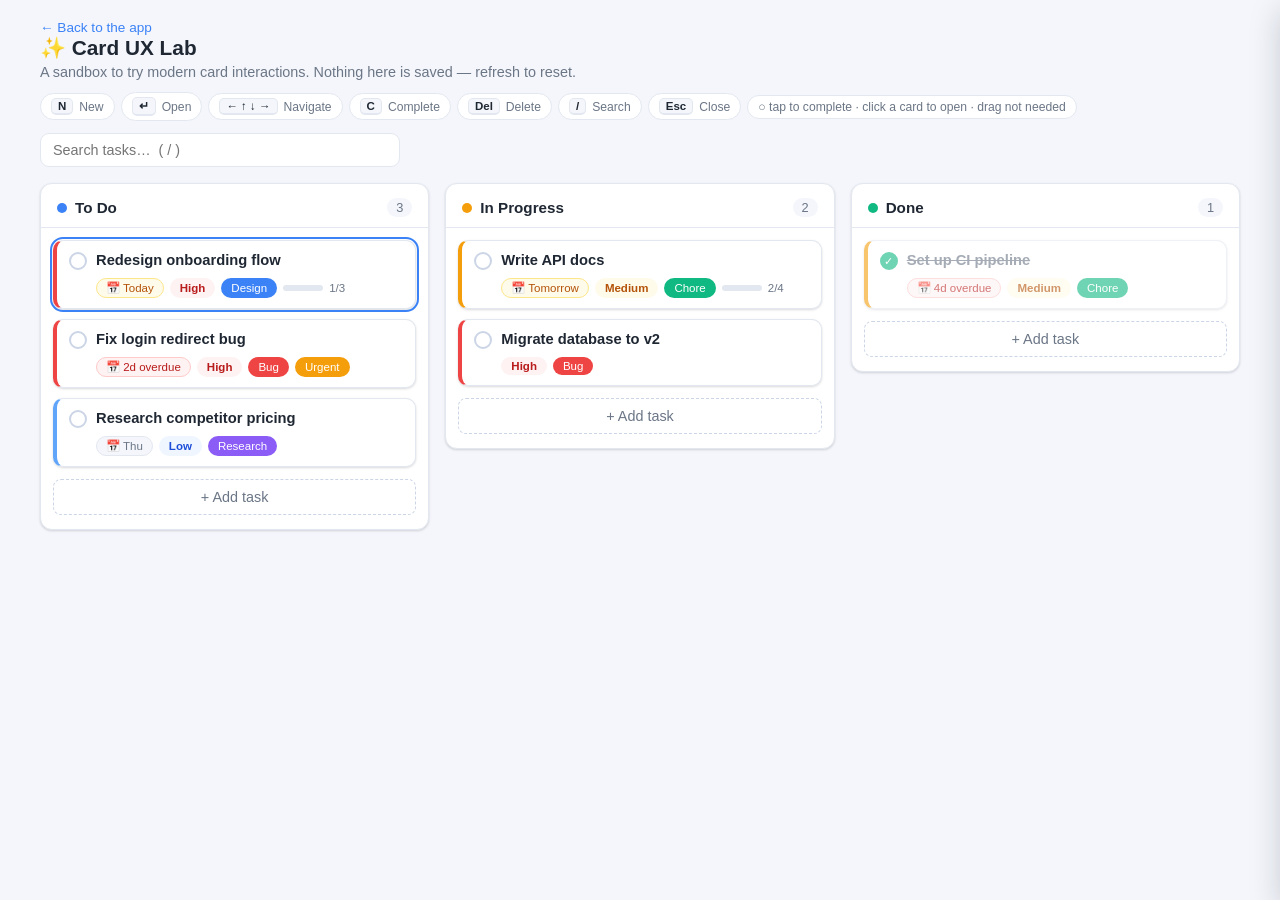
<file: lab.html>
<!DOCTYPE html>
<html lang="en">
<head>
  <meta charset="UTF-8" />
  <meta name="viewport" content="width=device-width, initial-scale=1.0" />
  <title>Card UX Lab</title>
  <link rel="icon" href="data:image/svg+xml,<svg xmlns='http://www.w3.org/2000/svg' viewBox='0 0 100 100'><text y='.9em' font-size='90'>✨</text></svg>" />
  <style>
    :root {
      --bg: #f4f6fb; --surface: #fff; --text: #1f2733; --muted: #6b7686; --border: #e3e8f0;
      --shadow: 0 1px 2px rgba(16,24,40,.06), 0 1px 3px rgba(16,24,40,.1);
      --shadow-lg: 0 10px 30px rgba(16,24,40,.18);
      --todo: #3b82f6; --progress: #f59e0b; --done: #10b981;
      --p-high: #ef4444; --p-medium: #f59e0b; --p-low: #60a5fa;
      --font: -apple-system, BlinkMacSystemFont, "Segoe UI", Roboto, Helvetica, Arial, sans-serif;
    }
    * { box-sizing: border-box; }
    [hidden] { display: none !important; }
    html, body { margin: 0; background: var(--bg); color: var(--text); font-family: var(--font); -webkit-font-smoothing: antialiased; }

    header { padding: 18px clamp(16px,4vw,40px) 0; }
    header h1 { margin: 0; font-size: 1.3rem; }
    header p { margin: 4px 0 0; color: var(--muted); font-size: .9rem; }
    header a.back { color: var(--todo); text-decoration: none; font-size: .85rem; }

    .legend {
      display: flex; flex-wrap: wrap; gap: 6px; align-items: center;
      padding: 12px clamp(16px,4vw,40px);
    }
    .legend .k {
      display: inline-flex; align-items: center; gap: 6px;
      background: var(--surface); border: 1px solid var(--border); border-radius: 999px;
      padding: 4px 10px; font-size: .76rem; color: var(--muted);
    }
    .legend kbd {
      font-family: inherit; font-size: .72rem; font-weight: 600; color: var(--text);
      background: var(--bg); border: 1px solid var(--border); border-bottom-width: 2px;
      border-radius: 5px; padding: 1px 6px;
    }

    .searchbar { padding: 0 clamp(16px,4vw,40px) 4px; }
    .searchbar input {
      width: 100%; max-width: 360px; font: inherit; font-size: .9rem;
      padding: 8px 12px; border: 1px solid var(--border); border-radius: 9px; background: var(--surface);
    }
    .searchbar input:focus { outline: none; border-color: var(--todo); }

    .board { display: grid; grid-template-columns: repeat(3,1fr); gap: 16px; padding: 12px clamp(16px,4vw,40px) 40px; align-items: start; }
    @media (max-width: 760px) { .board { grid-template-columns: 1fr; } }

    .column { background: var(--surface); border: 1px solid var(--border); border-radius: 12px; box-shadow: var(--shadow); }
    .col-head { display: flex; align-items: center; gap: 8px; padding: 14px 16px 10px; border-bottom: 1px solid var(--border); }
    .col-head .dot { width: 10px; height: 10px; border-radius: 50%; }
    .column[data-col="todo"] .dot { background: var(--todo); }
    .column[data-col="doing"] .dot { background: var(--progress); }
    .column[data-col="done"] .dot { background: var(--done); }
    .col-head h2 { margin: 0; font-size: .95rem; }
    .col-head .count { margin-left: auto; color: var(--muted); font-size: .8rem; background: var(--bg); border-radius: 999px; padding: 2px 9px; }
    .card-list { padding: 12px; display: flex; flex-direction: column; gap: 10px; min-height: 24px; }
    .add { margin: 0 12px 14px; width: calc(100% - 24px); font: inherit; font-size: .9rem; cursor: pointer;
      border: 1px dashed #cbd5e6; background: transparent; color: var(--muted); border-radius: 8px; padding: 9px; }
    .add:hover { color: var(--text); border-color: var(--todo); }

    .card {
      position: relative; background: var(--surface); border: 1px solid var(--border);
      border-left: 4px solid var(--border); border-radius: 10px; box-shadow: var(--shadow);
      padding: 10px 12px; cursor: pointer; transition: box-shadow .15s, transform .15s, opacity .2s;
    }
    .card:hover { box-shadow: 0 4px 14px rgba(16,24,40,.12); transform: translateY(-1px); }
    .card.sel { outline: 2px solid var(--todo); outline-offset: 1px; }
    .card.p-high { border-left-color: var(--p-high); }
    .card.p-medium { border-left-color: var(--p-medium); }
    .card.p-low { border-left-color: var(--p-low); }
    .card.completed { opacity: .6; }
    .card.completed .c-title { text-decoration: line-through; color: var(--muted); }
    .card.removing { opacity: 0; transform: scale(.95); }

    .c-top { display: flex; align-items: flex-start; gap: 9px; }
    .check {
      flex: none; width: 18px; height: 18px; margin-top: 1px; border-radius: 50%;
      border: 2px solid #cbd5e6; background: var(--surface); cursor: pointer; padding: 0;
      display: inline-flex; align-items: center; justify-content: center; color: #fff; font-size: 11px; line-height: 1;
      transition: background .15s, border-color .15s;
    }
    .check:hover { border-color: var(--done); }
    .check.on { background: var(--done); border-color: var(--done); }
    .c-title { font-weight: 600; font-size: .92rem; line-height: 1.3; }

    .c-meta { display: flex; flex-wrap: wrap; gap: 6px; margin-top: 8px; padding-left: 27px; }
    .c-meta:empty { display: none; }
    .chip { font-size: .72rem; border-radius: 999px; padding: 2px 9px; display: inline-flex; align-items: center; gap: 4px; border: 1px solid transparent; }
    .due { background: var(--bg); border-color: var(--border); color: var(--muted); }
    .due.overdue { background: #fef2f2; border-color: #fecaca; color: #b91c1c; }
    .due.soon { background: #fffbeb; border-color: #fde68a; color: #b45309; }
    .pill-prio { font-weight: 600; }
    .pill-prio.high { background: #fef2f2; color: #b91c1c; }
    .pill-prio.medium { background: #fffbeb; color: #b45309; }
    .pill-prio.low { background: #eff6ff; color: #1d4ed8; }
    .label-chip { color: #fff; }
    .prog { display: inline-flex; align-items: center; gap: 6px; font-size: .72rem; color: var(--muted); }
    .prog .track { width: 40px; height: 6px; background: var(--border); border-radius: 3px; overflow: hidden; }
    .prog .fill { height: 100%; background: var(--progress); }
    .prog.done .fill { background: var(--done); }

    /* Detail slide-over */
    .overlay { position: fixed; inset: 0; background: rgba(16,24,40,.35); opacity: 0; pointer-events: none; transition: opacity .2s; z-index: 40; }
    .overlay.show { opacity: 1; pointer-events: auto; }
    .panel {
      position: fixed; top: 0; right: 0; height: 100%; width: min(420px, 92vw); z-index: 50;
      background: var(--surface); box-shadow: var(--shadow-lg); border-left: 1px solid var(--border);
      transform: translateX(100%); transition: transform .25s ease; padding: 20px; overflow-y: auto;
    }
    .panel.show { transform: translateX(0); }
    .panel .x { position: absolute; top: 14px; right: 14px; border: none; background: transparent; font-size: 1.4rem; color: var(--muted); cursor: pointer; }
    .panel h3 { margin: 6px 0 14px; font-size: .72rem; text-transform: uppercase; letter-spacing: .04em; color: var(--muted); }
    .panel .ptitle { width: 100%; font: inherit; font-size: 1.15rem; font-weight: 700; border: none; padding: 4px 0; margin-bottom: 14px; }
    .panel .ptitle:focus { outline: none; }
    .field { margin-bottom: 16px; }
    .field label { display: block; font-size: .72rem; text-transform: uppercase; letter-spacing: .04em; color: var(--muted); margin-bottom: 6px; }
    .field select, .field input[type=date], .panel textarea {
      font: inherit; font-size: .9rem; padding: 7px 10px; border: 1px solid var(--border); border-radius: 8px; background: var(--surface); color: var(--text);
    }
    .panel textarea { width: 100%; resize: vertical; min-height: 70px; }
    .lab-labels { display: flex; flex-wrap: wrap; gap: 6px; }
    .lab-labels .label-chip { cursor: pointer; }
    .lab-labels .add-label { background: var(--bg); color: var(--muted); border: 1px dashed var(--border); }
    .pchecklist { list-style: none; margin: 0 0 8px; padding: 0; display: flex; flex-direction: column; gap: 5px; }
    .pchecklist li { display: flex; align-items: center; gap: 8px; }
    .pchecklist input[type=checkbox] { accent-color: var(--done); }
    .pchecklist .t { flex: 1; font-size: .86rem; }
    .pchecklist li.done .t { text-decoration: line-through; color: var(--muted); }
    .pchecklist .del { border: none; background: none; color: var(--muted); cursor: pointer; }
    .add-step { width: 100%; font: inherit; font-size: .85rem; padding: 6px 9px; border: 1px dashed var(--border); border-radius: 7px; background: transparent; }
    .add-step:focus { outline: none; border-color: var(--todo); }
    .hintbar { margin-top: 18px; padding-top: 14px; border-top: 1px solid var(--border); color: var(--muted); font-size: .78rem; }

    .toast { position: fixed; bottom: 18px; left: 50%; transform: translateX(-50%) translateY(20px); opacity: 0;
      background: var(--text); color: #fff; padding: 8px 16px; border-radius: 8px; font-size: .82rem; transition: all .2s; z-index: 60; }
    .toast.show { opacity: 1; transform: translateX(-50%) translateY(0); }
  </style>
</head>
<body>
  <header>
    <a class="back" href="./">← Back to the app</a>
    <h1>✨ Card UX Lab</h1>
    <p>A sandbox to try modern card interactions. Nothing here is saved — refresh to reset.</p>
  </header>

  <div class="legend">
    <span class="k"><kbd>N</kbd> New</span>
    <span class="k"><kbd>↵</kbd> Open</span>
    <span class="k"><kbd>← ↑ ↓ →</kbd> Navigate</span>
    <span class="k"><kbd>C</kbd> Complete</span>
    <span class="k"><kbd>Del</kbd> Delete</span>
    <span class="k"><kbd>/</kbd> Search</span>
    <span class="k"><kbd>Esc</kbd> Close</span>
    <span class="k">○ tap to complete · click a card to open · drag not needed</span>
  </div>

  <div class="searchbar"><input id="search" type="text" placeholder="Search tasks…  ( / )" /></div>

  <main class="board" id="board"></main>

  <div class="overlay" id="overlay"></div>
  <aside class="panel" id="panel" aria-hidden="true"></aside>
  <div class="toast" id="toast"></div>

  <script>
  (function () {
    const COLUMNS = [
      { key: "todo", label: "To Do" },
      { key: "doing", label: "In Progress" },
      { key: "done", label: "Done" },
    ];
    const LABELS = { Design: "#3b82f6", Bug: "#ef4444", Urgent: "#f59e0b", Research: "#8b5cf6", Chore: "#10b981" };
    const PRIORITIES = ["", "low", "medium", "high"];

    // ---- helpers ----
    const pad = (n) => String(n).padStart(2, "0");
    const keyOf = (d) => `${d.getFullYear()}-${pad(d.getMonth() + 1)}-${pad(d.getDate())}`;
    function addDays(n) { const d = new Date(); d.setDate(d.getDate() + n); return keyOf(d); }
    function startToday() { const d = new Date(); d.setHours(0, 0, 0, 0); return d; }
    function relDue(due) {
      if (!due) return null;
      const [y, m, dd] = due.split("-").map(Number);
      const d = new Date(y, m - 1, dd);
      const days = Math.round((d - startToday()) / 86400000);
      if (days < 0) return { text: `${-days}d overdue`, tone: "overdue" };
      if (days === 0) return { text: "Today", tone: "soon" };
      if (days === 1) return { text: "Tomorrow", tone: "soon" };
      if (days < 7) return { text: d.toLocaleDateString(undefined, { weekday: "short" }), tone: "" };
      return { text: d.toLocaleDateString(undefined, { month: "short", day: "numeric" }), tone: "" };
    }
    let idc = 1;
    const uid = () => "c" + idc++;

    // ---- sample data ----
    let cards = [
      { id: uid(), status: "todo", title: "Redesign onboarding flow", priority: "high", labels: ["Design"], due: addDays(0), description: "Cut the steps from 5 to 3.", checklist: [{ t: "Audit current steps", done: true }, { t: "Sketch new flow", done: false }, { t: "Prototype", done: false }] },
      { id: uid(), status: "todo", title: "Fix login redirect bug", priority: "high", labels: ["Bug", "Urgent"], due: addDays(-2), description: "Users bounce to / after magic link.", checklist: [] },
      { id: uid(), status: "todo", title: "Research competitor pricing", priority: "low", labels: ["Research"], due: addDays(5), description: "", checklist: [] },
      { id: uid(), status: "doing", title: "Write API docs", priority: "medium", labels: ["Chore"], due: addDays(1), description: "Cover auth + tasks endpoints.", checklist: [{ t: "Auth", done: true }, { t: "Tasks", done: true }, { t: "Boards", done: false }, { t: "Examples", done: false }] },
      { id: uid(), status: "doing", title: "Migrate database to v2", priority: "high", labels: ["Bug"], due: null, description: "", checklist: [] },
      { id: uid(), status: "done", title: "Set up CI pipeline", priority: "medium", labels: ["Chore"], due: addDays(-4), description: "", checklist: [], completed: true },
    ];

    let selectedId = cards[0].id;
    let openId = null;
    let search = "";

    const board = document.getElementById("board");
    const overlay = document.getElementById("overlay");
    const panel = document.getElementById("panel");
    const searchEl = document.getElementById("search");
    const toastEl = document.getElementById("toast");

    const get = (id) => cards.find((c) => c.id === id);
    const matches = (c) => !search || (c.title + " " + (c.labels || []).join(" ")).toLowerCase().includes(search.toLowerCase());
    const visible = (status) => cards.filter((c) => c.status === status && matches(c));

    let toastTimer;
    function toast(msg) {
      toastEl.textContent = msg; toastEl.classList.add("show");
      clearTimeout(toastTimer); toastTimer = setTimeout(() => toastEl.classList.remove("show"), 1400);
    }

    // ---- FLIP animation ----
    function snapshot() {
      const m = new Map();
      board.querySelectorAll(".card").forEach((el) => m.set(el.dataset.id, el.getBoundingClientRect()));
      return m;
    }
    function flip(before) {
      board.querySelectorAll(".card").forEach((el) => {
        const old = before.get(el.dataset.id);
        const now = el.getBoundingClientRect();
        if (old) {
          const dx = old.left - now.left, dy = old.top - now.top;
          if (dx || dy) {
            el.style.transition = "none";
            el.style.transform = `translate(${dx}px,${dy}px)`;
            requestAnimationFrame(() => { el.style.transition = "transform .28s cubic-bezier(.2,.8,.2,1)"; el.style.transform = ""; });
          }
        } else {
          el.style.opacity = "0"; el.style.transform = "scale(.96)";
          requestAnimationFrame(() => { el.style.transition = "opacity .2s, transform .2s"; el.style.opacity = ""; el.style.transform = ""; });
        }
      });
    }

    // ---- render ----
    function render() {
      const before = snapshot();
      board.innerHTML = "";
      COLUMNS.forEach((col) => {
        const items = visible(col.key);
        const section = document.createElement("section");
        section.className = "column"; section.dataset.col = col.key;
        section.innerHTML = `<div class="col-head"><span class="dot"></span><h2>${col.label}</h2><span class="count">${items.length}</span></div><div class="card-list"></div>`;
        const list = section.querySelector(".card-list");
        items.forEach((c) => list.appendChild(cardEl(c)));
        const add = document.createElement("button");
        add.className = "add"; add.textContent = "+ Add task";
        add.addEventListener("click", () => newCard(col.key));
        section.appendChild(add);
        board.appendChild(section);
      });
      flip(before);
    }

    function cardEl(c) {
      const el = document.createElement("article");
      el.className = "card" + (c.priority ? " p-" + c.priority : "") + (c.completed ? " completed" : "") + (c.id === selectedId ? " sel" : "");
      el.dataset.id = c.id;

      const top = document.createElement("div"); top.className = "c-top";
      const check = document.createElement("button");
      check.className = "check" + (c.completed ? " on" : "");
      check.title = "Mark complete"; check.textContent = c.completed ? "✓" : "";
      check.addEventListener("click", (e) => { e.stopPropagation(); toggleComplete(c.id); });
      const title = document.createElement("div"); title.className = "c-title"; title.textContent = c.title || "Untitled";
      top.append(check, title);
      el.appendChild(top);

      const meta = document.createElement("div"); meta.className = "c-meta";
      const rd = relDue(c.due);
      if (rd) { const d = document.createElement("span"); d.className = "chip due " + rd.tone; d.textContent = "📅 " + rd.text; meta.appendChild(d); }
      if (c.priority) { const p = document.createElement("span"); p.className = "chip pill-prio " + c.priority; p.textContent = c.priority[0].toUpperCase() + c.priority.slice(1); meta.appendChild(p); }
      (c.labels || []).forEach((name) => { const l = document.createElement("span"); l.className = "chip label-chip"; l.style.background = LABELS[name] || "#888"; l.textContent = name; meta.appendChild(l); });
      const cl = c.checklist || [];
      if (cl.length) {
        const done = cl.filter((i) => i.done).length, pct = Math.round((done / cl.length) * 100);
        const pr = document.createElement("span"); pr.className = "prog" + (done === cl.length ? " done" : "");
        pr.innerHTML = `<span class="track"><span class="fill" style="width:${pct}%"></span></span>${done}/${cl.length}`;
        meta.appendChild(pr);
      }
      el.appendChild(meta);

      el.addEventListener("click", () => { selectedId = c.id; openCard(c.id); });
      return el;
    }

    // ---- actions ----
    function toggleComplete(id) {
      const c = get(id); if (!c) return;
      const before = snapshot();
      c.completed = !c.completed;
      c.status = c.completed ? "done" : "todo";
      render();
      toast(c.completed ? "Completed ✓" : "Reopened");
    }
    function newCard(status) {
      const c = { id: uid(), status: status || "todo", title: "", priority: null, labels: [], due: null, description: "", checklist: [] };
      cards.unshift(c); selectedId = c.id; render(); openCard(c.id);
      setTimeout(() => { const t = panel.querySelector(".ptitle"); if (t) t.focus(); }, 260);
    }
    function deleteCard(id) {
      const el = board.querySelector(`.card[data-id="${id}"]`);
      const fin = () => { cards = cards.filter((c) => c.id !== id); if (selectedId === id) selectedId = (cards[0] || {}).id || null; if (openId === id) closePanel(); render(); };
      if (el) { el.classList.add("removing"); setTimeout(fin, 180); } else fin();
      toast("Deleted");
    }

    // ---- detail panel ----
    function openCard(id) {
      openId = id; renderPanel(); overlay.classList.add("show"); panel.classList.add("show"); panel.setAttribute("aria-hidden", "false");
    }
    function closePanel() { openId = null; overlay.classList.remove("show"); panel.classList.remove("show"); panel.setAttribute("aria-hidden", "true"); }

    function renderPanel() {
      const c = get(openId); if (!c) return;
      panel.innerHTML = "";
      const x = document.createElement("button"); x.className = "x"; x.innerHTML = "×"; x.title = "Close (Esc)"; x.addEventListener("click", closePanel); panel.appendChild(x);

      const title = document.createElement("input"); title.className = "ptitle"; title.value = c.title; title.placeholder = "Task name";
      title.addEventListener("input", () => { c.title = title.value; renderBoardOnly(); });
      panel.appendChild(title);

      // properties
      const props = document.createElement("div"); props.className = "field";
      props.innerHTML = `<label>Priority</label>`;
      const sel = document.createElement("select");
      PRIORITIES.forEach((p) => { const o = document.createElement("option"); o.value = p; o.textContent = p ? p[0].toUpperCase() + p.slice(1) : "None"; if ((c.priority || "") === p) o.selected = true; sel.appendChild(o); });
      sel.addEventListener("change", () => { c.priority = sel.value || null; renderBoardOnly(); });
      props.appendChild(sel);
      panel.appendChild(props);

      const dueF = document.createElement("div"); dueF.className = "field";
      const rd = relDue(c.due);
      dueF.innerHTML = `<label>Due ${rd ? "· " + rd.text : ""}</label>`;
      const due = document.createElement("input"); due.type = "date"; due.value = c.due || "";
      due.addEventListener("change", () => { c.due = due.value || null; renderBoardOnly(); renderPanel(); });
      dueF.appendChild(due);
      panel.appendChild(dueF);

      const labF = document.createElement("div"); labF.className = "field";
      labF.innerHTML = `<label>Labels</label>`;
      const wrap = document.createElement("div"); wrap.className = "lab-labels";
      Object.keys(LABELS).forEach((name) => {
        const on = c.labels.includes(name);
        const chip = document.createElement("span"); chip.className = "chip label-chip" + (on ? "" : " add-label");
        if (on) chip.style.background = LABELS[name];
        chip.textContent = (on ? "" : "+ ") + name;
        chip.addEventListener("click", () => { c.labels = on ? c.labels.filter((l) => l !== name) : [...c.labels, name]; renderBoardOnly(); renderPanel(); });
        wrap.appendChild(chip);
      });
      labF.appendChild(wrap); panel.appendChild(labF);

      const descF = document.createElement("div"); descF.className = "field";
      descF.innerHTML = `<label>Description</label>`;
      const ta = document.createElement("textarea"); ta.value = c.description || ""; ta.placeholder = "Add a description…";
      ta.addEventListener("input", () => { c.description = ta.value; });
      descF.appendChild(ta); panel.appendChild(descF);

      // checklist
      const clF = document.createElement("div"); clF.className = "field";
      clF.innerHTML = `<label>Checklist</label>`;
      const ul = document.createElement("ul"); ul.className = "pchecklist";
      (c.checklist || []).forEach((it, i) => {
        const li = document.createElement("li"); if (it.done) li.className = "done";
        const cb = document.createElement("input"); cb.type = "checkbox"; cb.checked = it.done;
        cb.addEventListener("change", () => { it.done = cb.checked; renderBoardOnly(); renderPanel(); });
        const t = document.createElement("span"); t.className = "t"; t.textContent = it.t;
        const del = document.createElement("button"); del.className = "del"; del.textContent = "×";
        del.addEventListener("click", () => { c.checklist.splice(i, 1); renderBoardOnly(); renderPanel(); });
        li.append(cb, t, del); ul.appendChild(li);
      });
      clF.appendChild(ul);
      const addStep = document.createElement("input"); addStep.className = "add-step"; addStep.placeholder = "+ Add a step…";
      addStep.addEventListener("keydown", (e) => { if (e.key === "Enter" && addStep.value.trim()) { c.checklist.push({ t: addStep.value.trim(), done: false }); renderBoardOnly(); renderPanel(); panel.querySelector(".add-step").focus(); } });
      clF.appendChild(addStep); panel.appendChild(clF);

      const hint = document.createElement("div"); hint.className = "hintbar";
      hint.textContent = "Edits here update the card live. Press Esc to close. (Nothing is saved — this is a demo.)";
      panel.appendChild(hint);
    }

    // re-render board without disturbing the panel inputs (no FLIP needed mid-typing)
    function renderBoardOnly() {
      const sb = search; // keep search
      const before = snapshot();
      board.innerHTML = "";
      COLUMNS.forEach((col) => {
        const items = visible(col.key);
        const section = document.createElement("section");
        section.className = "column"; section.dataset.col = col.key;
        section.innerHTML = `<div class="col-head"><span class="dot"></span><h2>${col.label}</h2><span class="count">${items.length}</span></div><div class="card-list"></div>`;
        const list = section.querySelector(".card-list");
        items.forEach((c) => list.appendChild(cardEl(c)));
        const add = document.createElement("button"); add.className = "add"; add.textContent = "+ Add task";
        add.addEventListener("click", () => newCard(col.key)); section.appendChild(add);
        board.appendChild(section);
      });
      flip(before);
    }

    // ---- selection + keyboard ----
    function selectMove(dx, dy) {
      const cols = COLUMNS.map((c) => visible(c.key));
      let ci = -1, ri = -1;
      cols.forEach((arr, c) => { const r = arr.findIndex((x) => x.id === selectedId); if (r !== -1) { ci = c; ri = r; } });
      if (ci === -1) { const first = cols.find((a) => a.length); if (first) selectedId = first[0].id; render(); return; }
      if (dy) ri = Math.max(0, Math.min(cols[ci].length - 1, ri + dy));
      if (dx) { let nc = ci; do { nc += dx; } while (nc >= 0 && nc < cols.length && cols[nc].length === 0); if (nc >= 0 && nc < cols.length && cols[nc].length) { ci = nc; ri = Math.min(ri, cols[ci].length - 1); } }
      const target = cols[ci][ri]; if (target) { selectedId = target.id; render(); board.querySelector(`.card[data-id="${selectedId}"]`)?.scrollIntoView({ block: "nearest" }); }
    }

    document.addEventListener("keydown", (e) => {
      const typing = e.target.matches("input, textarea, select");
      if (e.key === "Escape") { if (openId) { e.target.blur && e.target.blur(); closePanel(); } else if (search) { search = ""; searchEl.value = ""; render(); } else if (typing) e.target.blur(); return; }
      if (typing) return;
      if (e.key === "/") { e.preventDefault(); searchEl.focus(); return; }
      if (e.key.toLowerCase() === "n") { e.preventDefault(); newCard("todo"); return; }
      if (openId) return; // panel open: let other keys be
      if (["ArrowUp", "ArrowDown", "ArrowLeft", "ArrowRight"].includes(e.key)) {
        e.preventDefault();
        if (e.key === "ArrowUp") selectMove(0, -1);
        if (e.key === "ArrowDown") selectMove(0, 1);
        if (e.key === "ArrowLeft") selectMove(-1, 0);
        if (e.key === "ArrowRight") selectMove(1, 0);
        return;
      }
      if (e.key === "Enter" && selectedId) { e.preventDefault(); openCard(selectedId); return; }
      if ((e.key === "Delete" || e.key === "Backspace") && selectedId) { e.preventDefault(); deleteCard(selectedId); return; }
      if (e.key.toLowerCase() === "c" && selectedId) { e.preventDefault(); toggleComplete(selectedId); return; }
    });

    overlay.addEventListener("click", closePanel);
    searchEl.addEventListener("input", () => { search = searchEl.value; render(); });

    render();
  })();
  </script>
</body>
</html>
</file>
